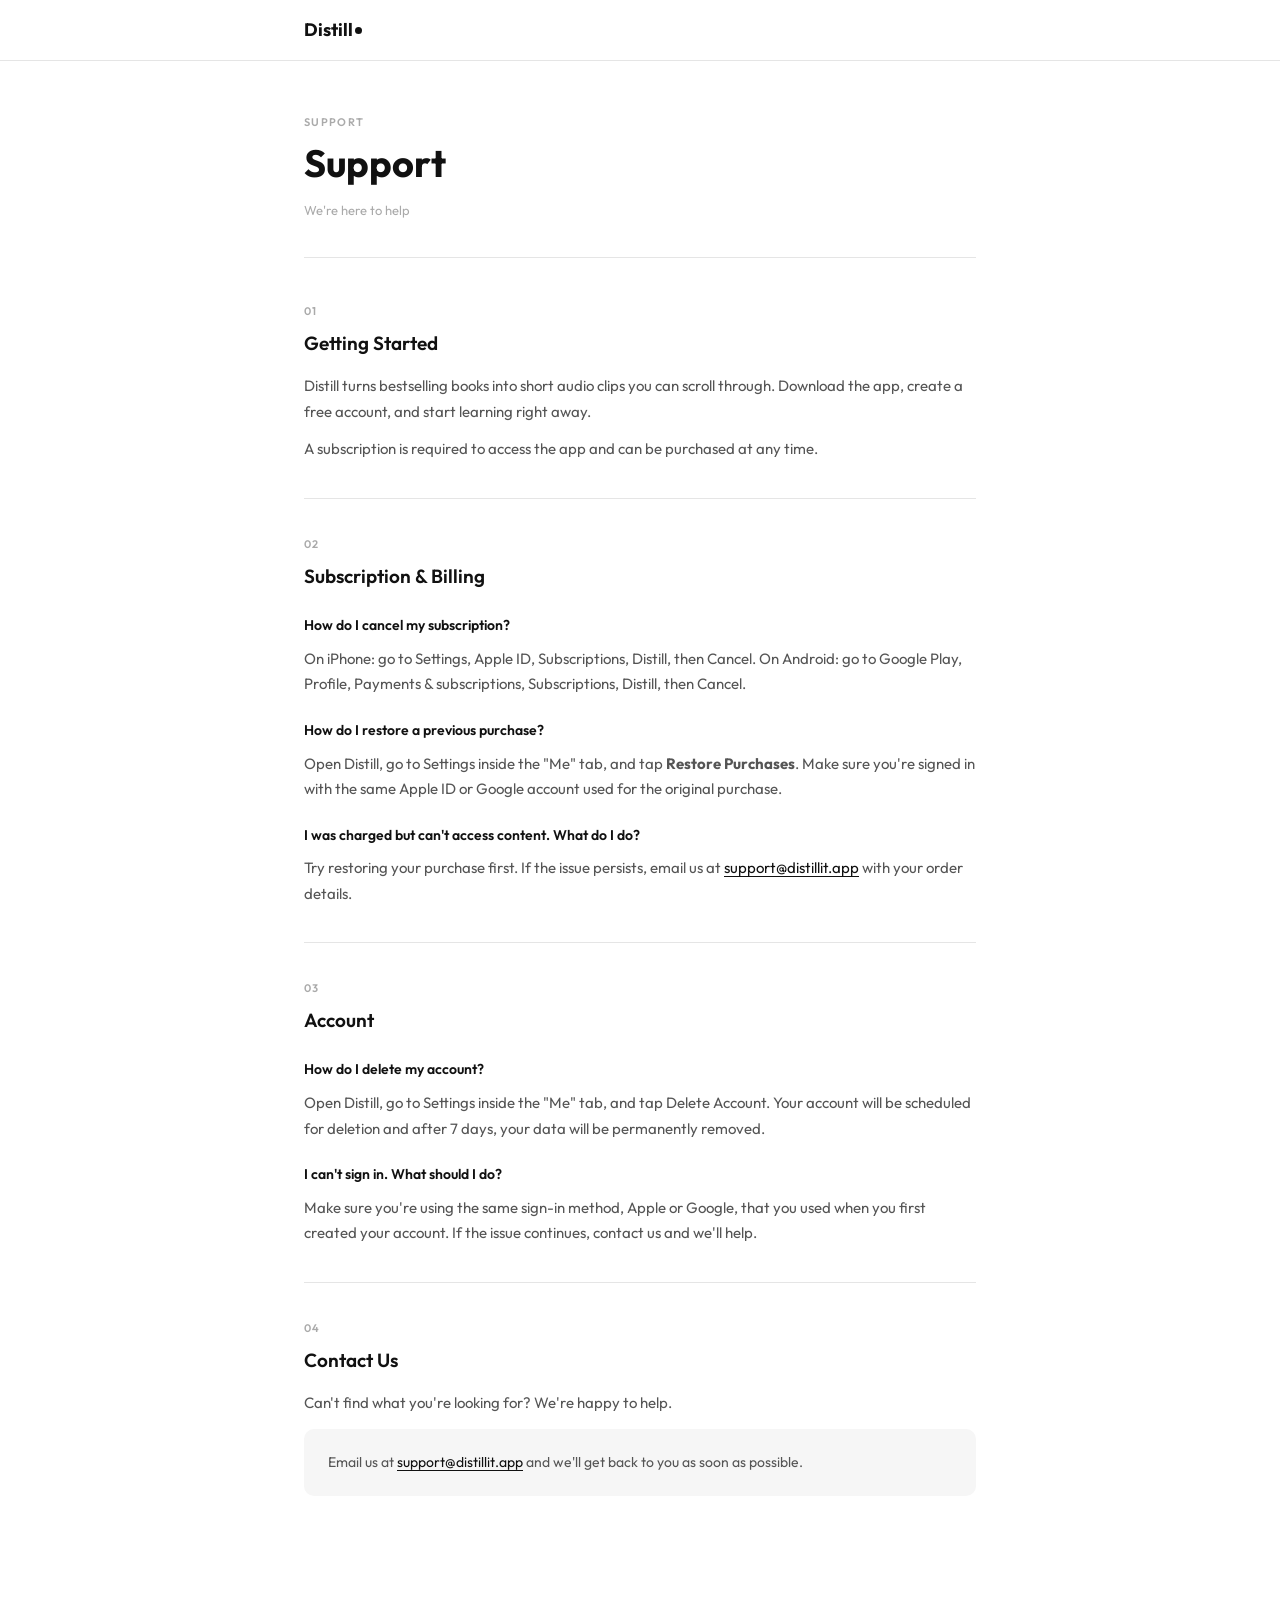
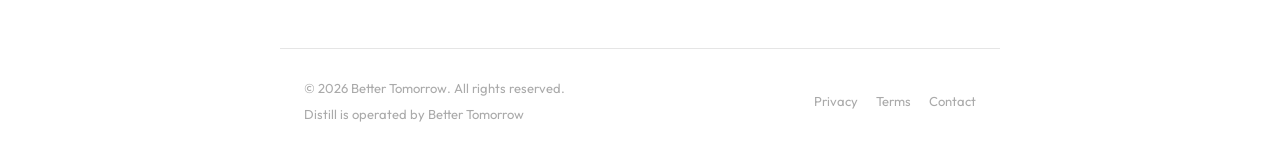
<file: support/index.html>
<!DOCTYPE html>
<html lang="en">
<head>
  <meta charset="UTF-8" />
  <meta name="viewport" content="width=device-width, initial-scale=1.0" />
  <title>Support - Distill</title>
  <link rel="preconnect" href="https://fonts.googleapis.com" />
  <link rel="preconnect" href="https://fonts.gstatic.com" crossorigin />
  <link href="https://fonts.googleapis.com/css2?family=Outfit:wght@300;400;500;600;700&display=swap" rel="stylesheet" />
  <link rel="stylesheet" href="../styles.css" />
</head>
<body>

<header>
  <div class="header-inner">
    <a href="https://distillit.app" class="logo">Distill<span class="logo-dot"></span></a>
  </div>
</header>

<main>
  <div class="hero">
    <p class="hero-eyebrow">Support</p>
    <h1>Support</h1>
    <div class="hero-meta">
      <span>We're here to help</span>
    </div>
  </div>

  <div class="section-block">
    <p class="section-num">01</p>
    <h2>Getting Started</h2>
    <p>Distill turns bestselling books into short audio clips you can scroll through. Download the app, create a free account, and start learning right away.</p>
    <p>A subscription is required to access the app and can be purchased at any time.</p>
  </div>

  <div class="section-block">
    <p class="section-num">02</p>
    <h2>Subscription &amp; Billing</h2>

    <h3>How do I cancel my subscription?</h3>
    <p>On iPhone: go to Settings, Apple ID, Subscriptions, Distill, then Cancel. On Android: go to Google Play, Profile, Payments &amp; subscriptions, Subscriptions, Distill, then Cancel.</p>

    <h3>How do I restore a previous purchase?</h3>
    <p>Open Distill, go to Settings inside the "Me" tab, and tap <strong>Restore Purchases</strong>. Make sure you're signed in with the same Apple ID or Google account used for the original purchase.</p>

    <h3>I was charged but can't access content. What do I do?</h3>
    <p>Try restoring your purchase first. If the issue persists, email us at <a href="mailto:support@distillit.app">support@distillit.app</a> with your order details.</p>
  </div>

  <div class="section-block">
    <p class="section-num">03</p>
    <h2>Account</h2>

    <h3>How do I delete my account?</h3>
    <p>Open Distill, go to Settings inside the "Me" tab, and tap Delete Account. Your account will be scheduled for deletion and after 7 days, your data will be permanently removed.</p>

    <h3>I can't sign in. What should I do?</h3>
    <p>Make sure you're using the same sign-in method, Apple or Google, that you used when you first created your account. If the issue continues, contact us and we'll help.</p>
  </div>

  <div class="section-block">
    <p class="section-num">04</p>
    <h2>Contact Us</h2>
    <p>Can't find what you're looking for? We're happy to help.</p>
    <div class="contact-block">
      <p>Email us at <a href="mailto:support@distillit.app">support@distillit.app</a> and we'll get back to you as soon as possible.</p>
    </div>
  </div>
</main>

<footer>
  <div class="footer-inner">
    <div class="footer-copy">
      <p>&copy; 2026 Better Tomorrow. All rights reserved.</p>
      <p>Distill is operated by Better Tomorrow</p>
    </div>
    <div class="footer-links">
      <a href="https://distillit.app/legal/privacy/">Privacy</a>
      <a href="https://distillit.app/legal/terms/">Terms</a>
      <a href="mailto:support@distillit.app">Contact</a>
    </div>
  </div>
</footer>

</body>
</html>
</file>
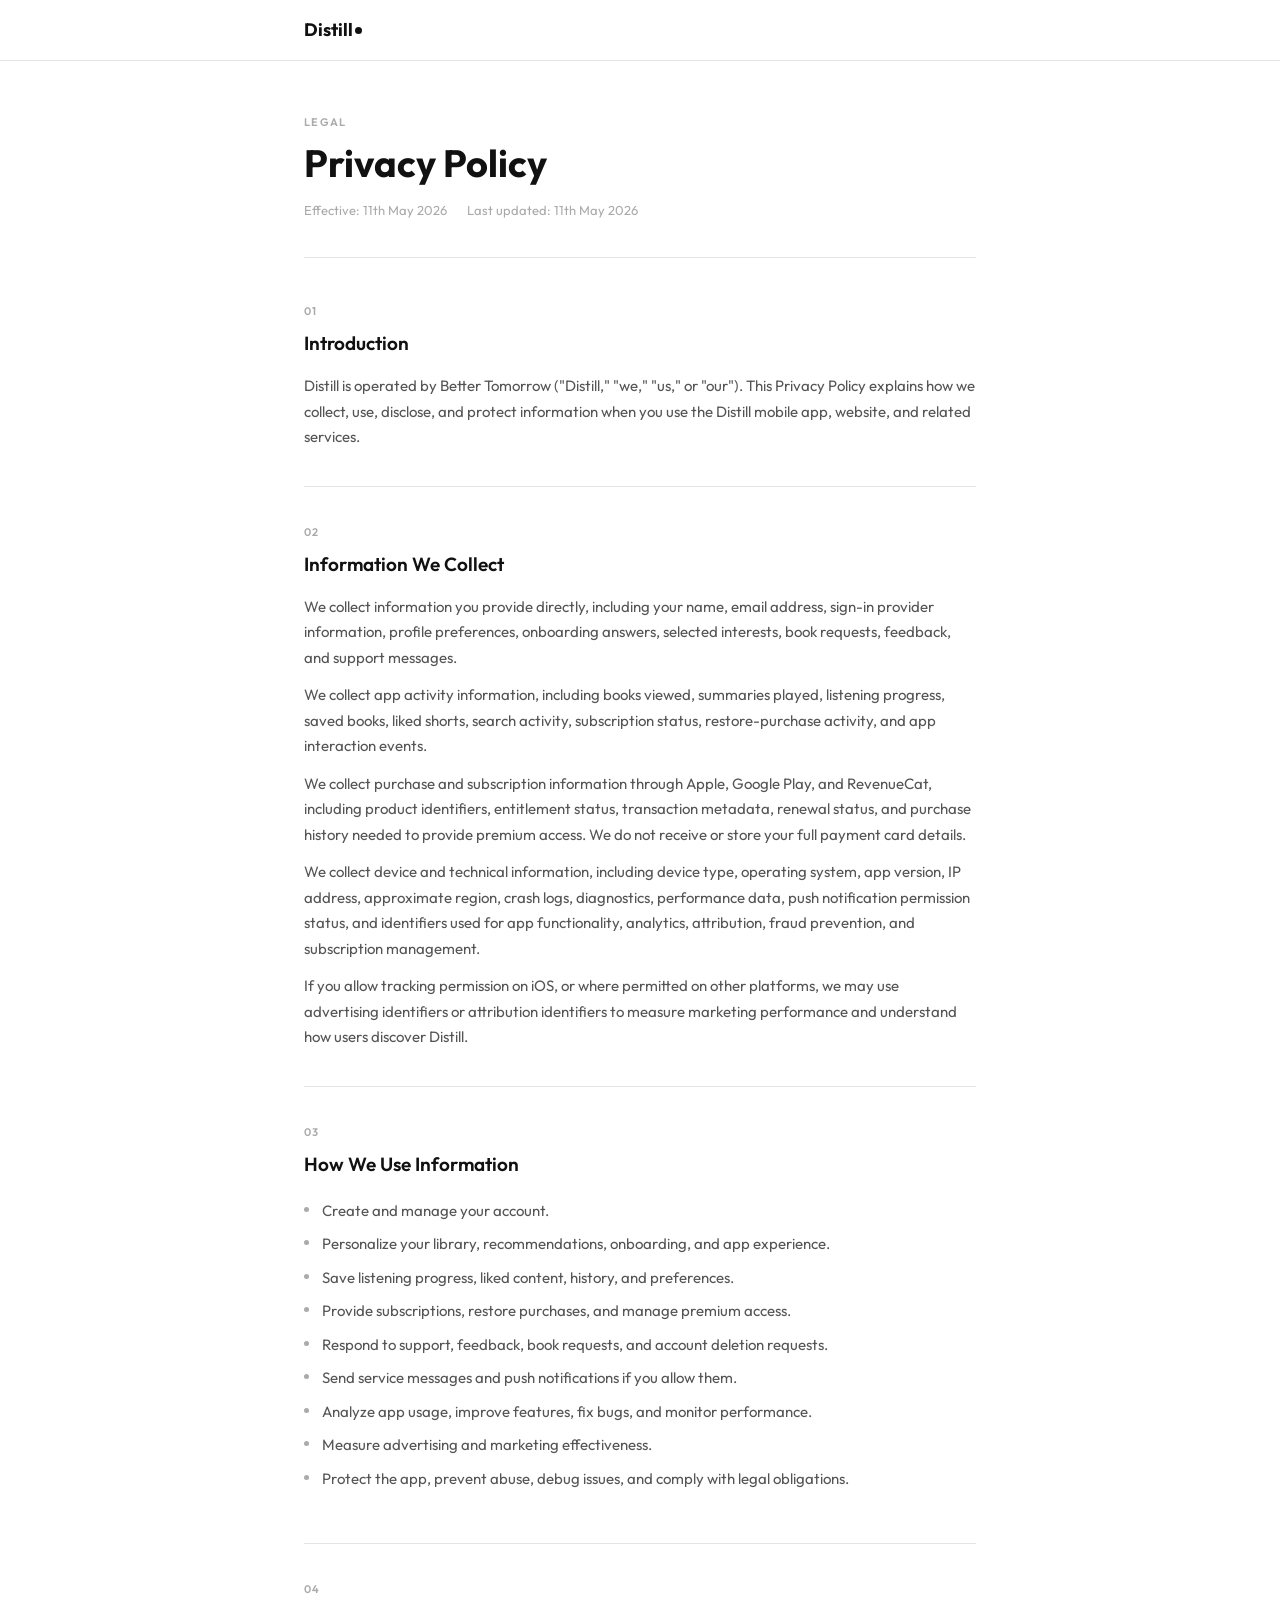
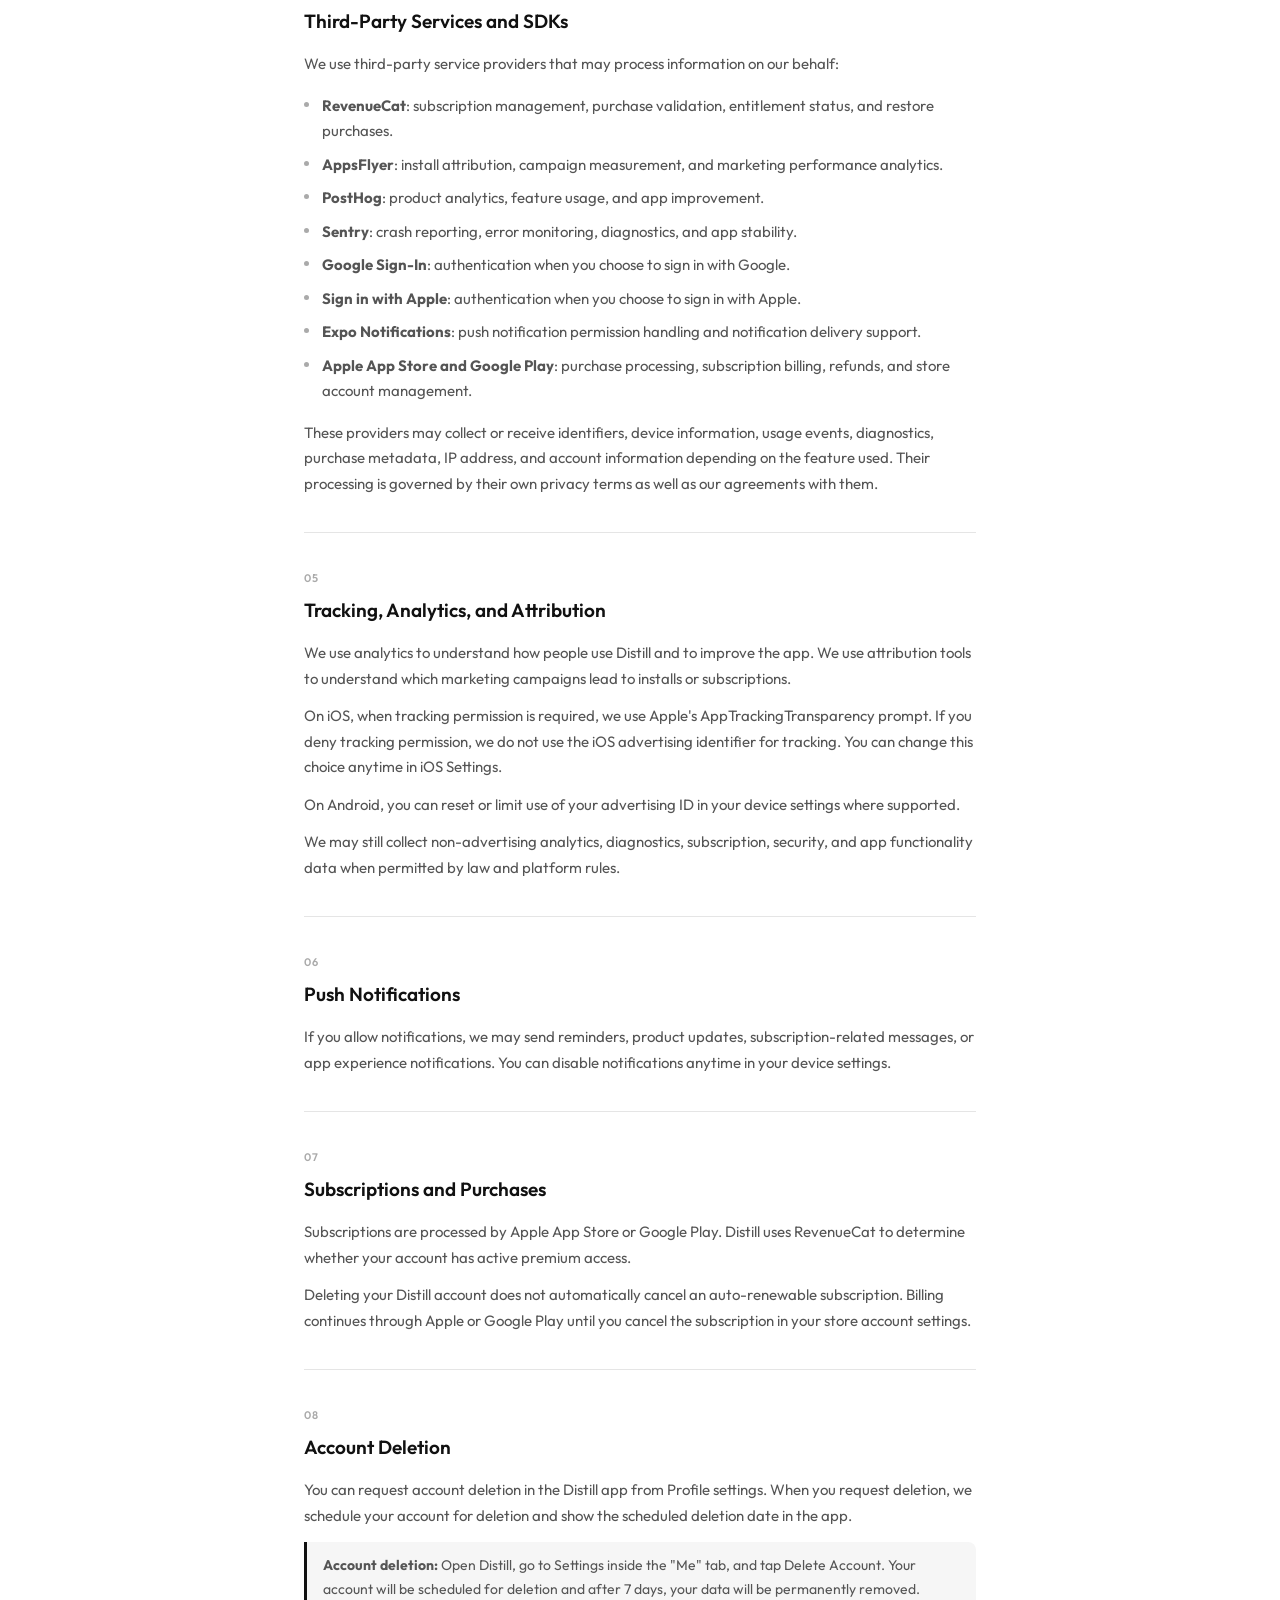
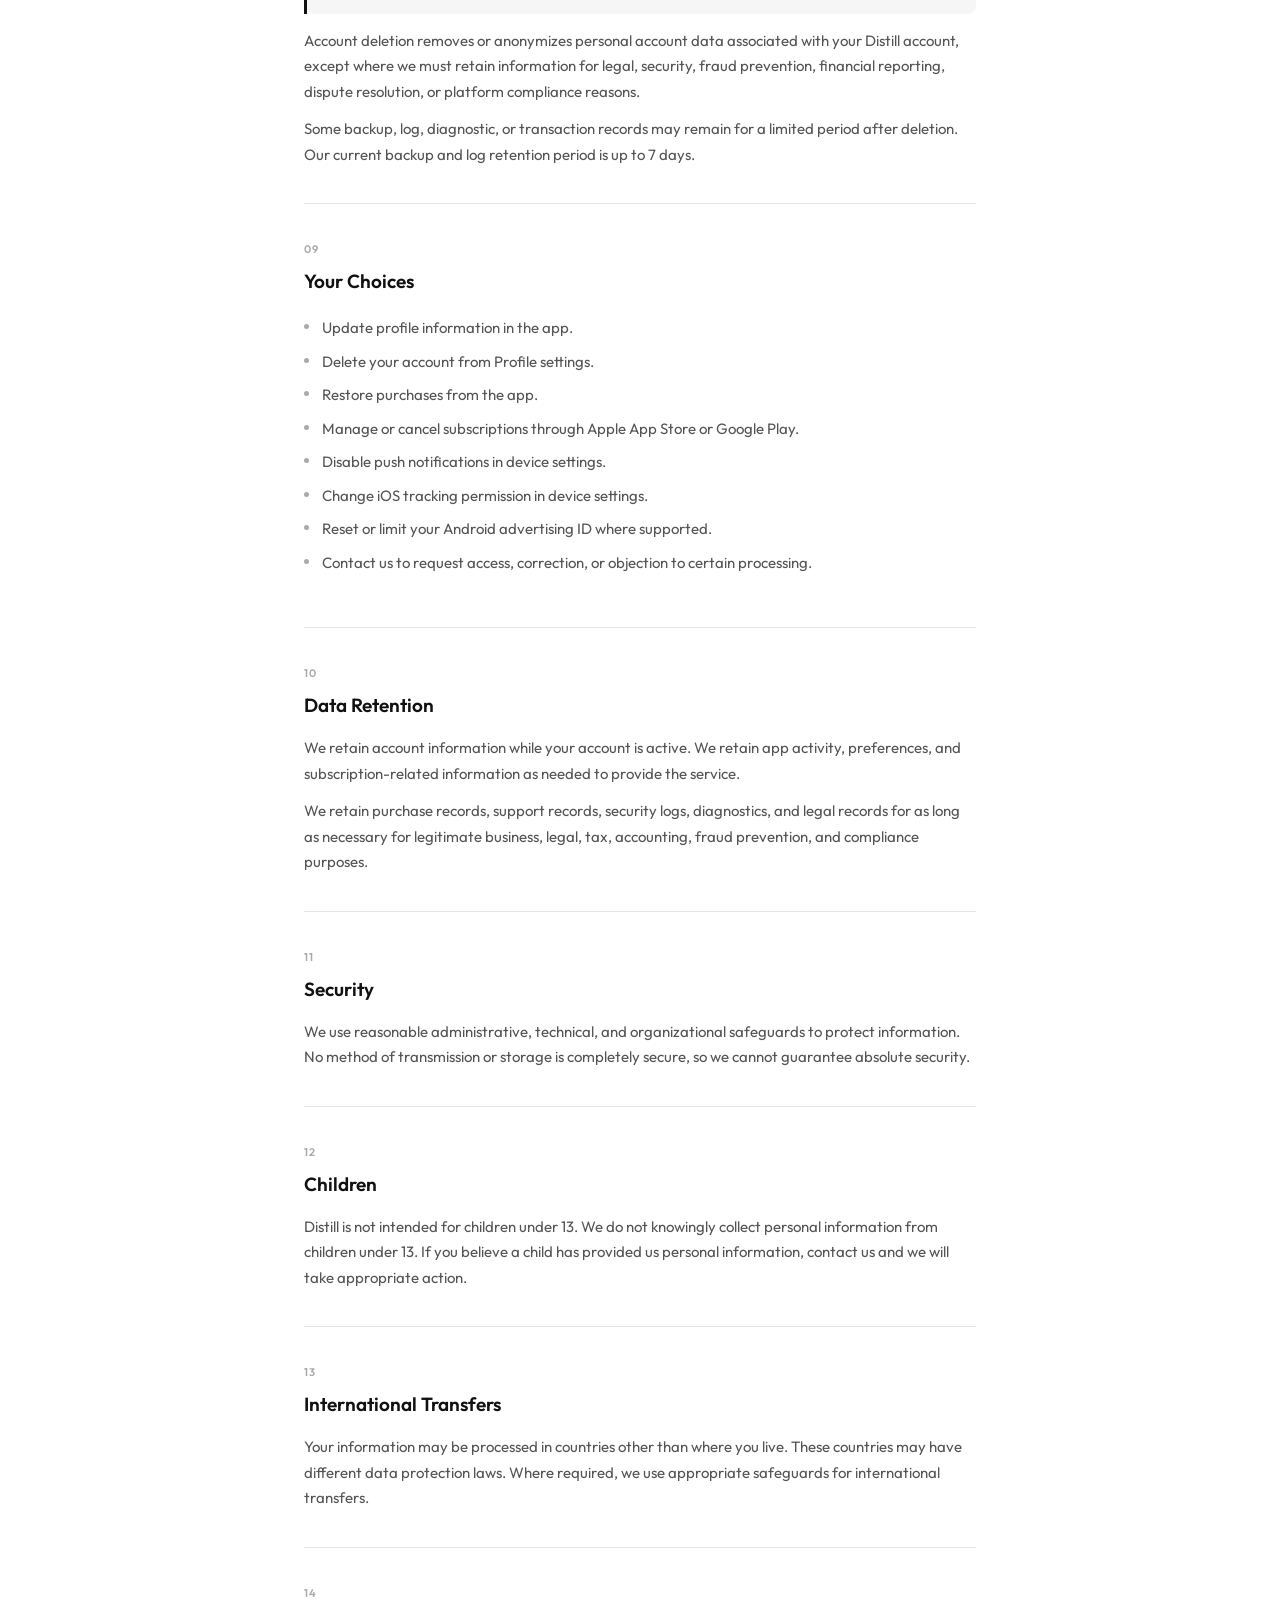
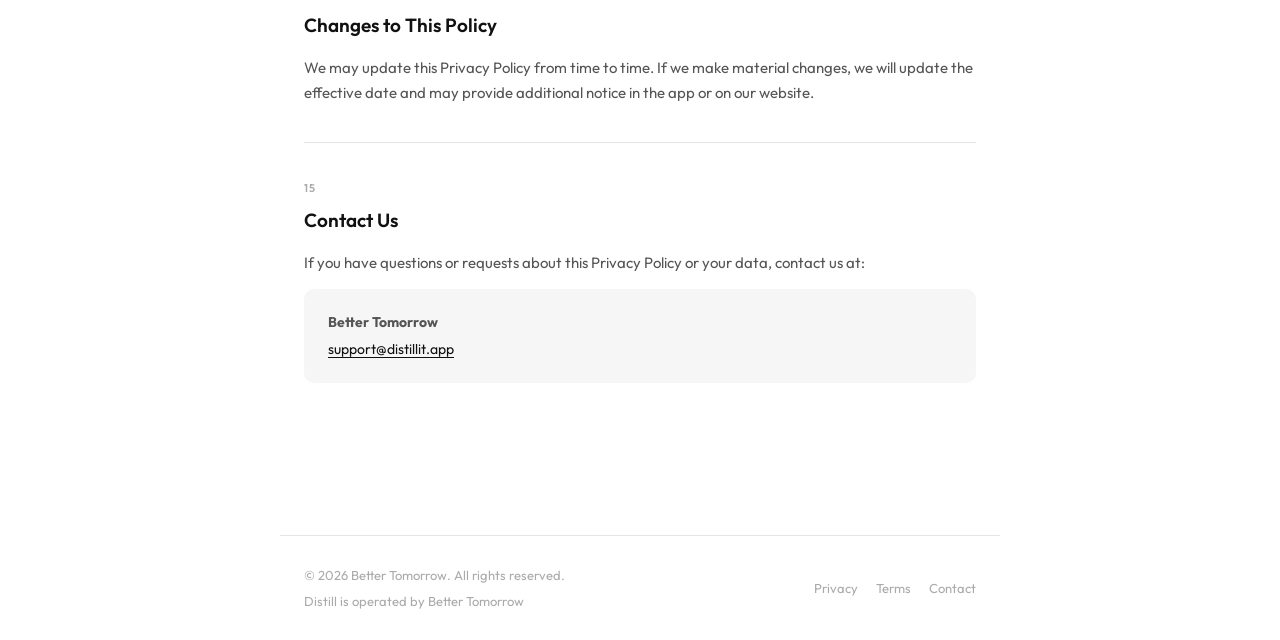
<file: legal/privacy/index.html>
<!DOCTYPE html>
<html lang="en">
<head>
  <meta charset="UTF-8" />
  <meta name="viewport" content="width=device-width, initial-scale=1.0" />
  <title>Privacy Policy - Distill</title>
  <link rel="preconnect" href="https://fonts.googleapis.com" />
  <link rel="preconnect" href="https://fonts.gstatic.com" crossorigin />
  <link href="https://fonts.googleapis.com/css2?family=Outfit:wght@300;400;500;600;700&display=swap" rel="stylesheet" />
  <link rel="stylesheet" href="../../styles.css" />
</head>
<body>

<header>
  <div class="header-inner">
    <a href="https://distillit.app" class="logo">Distill<span class="logo-dot"></span></a>
  </div>
</header>

<main>
  <div class="hero">
    <p class="hero-eyebrow">Legal</p>
    <h1>Privacy Policy</h1>
    <div class="hero-meta">
      <span>Effective: 11th May 2026</span>
      <span>Last updated: 11th May 2026</span>
    </div>
  </div>

  <div class="section-block">
    <p class="section-num">01</p>
    <h2>Introduction</h2>
    <p>Distill is operated by Better Tomorrow ("Distill," "we," "us," or "our"). This Privacy Policy explains how we collect, use, disclose, and protect information when you use the Distill mobile app, website, and related services.</p>
  </div>

  <div class="section-block">
    <p class="section-num">02</p>
    <h2>Information We Collect</h2>
    <p>We collect information you provide directly, including your name, email address, sign-in provider information, profile preferences, onboarding answers, selected interests, book requests, feedback, and support messages.</p>
    <p>We collect app activity information, including books viewed, summaries played, listening progress, saved books, liked shorts, search activity, subscription status, restore-purchase activity, and app interaction events.</p>
    <p>We collect purchase and subscription information through Apple, Google Play, and RevenueCat, including product identifiers, entitlement status, transaction metadata, renewal status, and purchase history needed to provide premium access. We do not receive or store your full payment card details.</p>
    <p>We collect device and technical information, including device type, operating system, app version, IP address, approximate region, crash logs, diagnostics, performance data, push notification permission status, and identifiers used for app functionality, analytics, attribution, fraud prevention, and subscription management.</p>
    <p>If you allow tracking permission on iOS, or where permitted on other platforms, we may use advertising identifiers or attribution identifiers to measure marketing performance and understand how users discover Distill.</p>
  </div>

  <div class="section-block">
    <p class="section-num">03</p>
    <h2>How We Use Information</h2>
    <ul>
      <li>Create and manage your account.</li>
      <li>Personalize your library, recommendations, onboarding, and app experience.</li>
      <li>Save listening progress, liked content, history, and preferences.</li>
      <li>Provide subscriptions, restore purchases, and manage premium access.</li>
      <li>Respond to support, feedback, book requests, and account deletion requests.</li>
      <li>Send service messages and push notifications if you allow them.</li>
      <li>Analyze app usage, improve features, fix bugs, and monitor performance.</li>
      <li>Measure advertising and marketing effectiveness.</li>
      <li>Protect the app, prevent abuse, debug issues, and comply with legal obligations.</li>
    </ul>
  </div>

  <div class="section-block">
    <p class="section-num">04</p>
    <h2>Third-Party Services and SDKs</h2>
    <p>We use third-party service providers that may process information on our behalf:</p>
    <ul>
      <li><strong>RevenueCat</strong>: subscription management, purchase validation, entitlement status, and restore purchases.</li>
      <li><strong>AppsFlyer</strong>: install attribution, campaign measurement, and marketing performance analytics.</li>
      <li><strong>PostHog</strong>: product analytics, feature usage, and app improvement.</li>
      <li><strong>Sentry</strong>: crash reporting, error monitoring, diagnostics, and app stability.</li>
      <li><strong>Google Sign-In</strong>: authentication when you choose to sign in with Google.</li>
      <li><strong>Sign in with Apple</strong>: authentication when you choose to sign in with Apple.</li>
      <li><strong>Expo Notifications</strong>: push notification permission handling and notification delivery support.</li>
      <li><strong>Apple App Store and Google Play</strong>: purchase processing, subscription billing, refunds, and store account management.</li>
    </ul>
    <p>These providers may collect or receive identifiers, device information, usage events, diagnostics, purchase metadata, IP address, and account information depending on the feature used. Their processing is governed by their own privacy terms as well as our agreements with them.</p>
  </div>

  <div class="section-block">
    <p class="section-num">05</p>
    <h2>Tracking, Analytics, and Attribution</h2>
    <p>We use analytics to understand how people use Distill and to improve the app. We use attribution tools to understand which marketing campaigns lead to installs or subscriptions.</p>
    <p>On iOS, when tracking permission is required, we use Apple's AppTrackingTransparency prompt. If you deny tracking permission, we do not use the iOS advertising identifier for tracking. You can change this choice anytime in iOS Settings.</p>
    <p>On Android, you can reset or limit use of your advertising ID in your device settings where supported.</p>
    <p>We may still collect non-advertising analytics, diagnostics, subscription, security, and app functionality data when permitted by law and platform rules.</p>
  </div>

  <div class="section-block">
    <p class="section-num">06</p>
    <h2>Push Notifications</h2>
    <p>If you allow notifications, we may send reminders, product updates, subscription-related messages, or app experience notifications. You can disable notifications anytime in your device settings.</p>
  </div>

  <div class="section-block">
    <p class="section-num">07</p>
    <h2>Subscriptions and Purchases</h2>
    <p>Subscriptions are processed by Apple App Store or Google Play. Distill uses RevenueCat to determine whether your account has active premium access.</p>
    <p>Deleting your Distill account does not automatically cancel an auto-renewable subscription. Billing continues through Apple or Google Play until you cancel the subscription in your store account settings.</p>
  </div>

  <div class="section-block">
    <p class="section-num">08</p>
    <h2>Account Deletion</h2>
    <p>You can request account deletion in the Distill app from Profile settings. When you request deletion, we schedule your account for deletion and show the scheduled deletion date in the app.</p>
    <div class="callout">
      <p><strong>Account deletion:</strong> Open Distill, go to Settings inside the "Me" tab, and tap Delete Account. Your account will be scheduled for deletion and after 7 days, your data will be permanently removed.</p>
    </div>
    <p>Account deletion removes or anonymizes personal account data associated with your Distill account, except where we must retain information for legal, security, fraud prevention, financial reporting, dispute resolution, or platform compliance reasons.</p>
    <p>Some backup, log, diagnostic, or transaction records may remain for a limited period after deletion. Our current backup and log retention period is up to 7 days.</p>
  </div>

  <div class="section-block">
    <p class="section-num">09</p>
    <h2>Your Choices</h2>
    <ul>
      <li>Update profile information in the app.</li>
      <li>Delete your account from Profile settings.</li>
      <li>Restore purchases from the app.</li>
      <li>Manage or cancel subscriptions through Apple App Store or Google Play.</li>
      <li>Disable push notifications in device settings.</li>
      <li>Change iOS tracking permission in device settings.</li>
      <li>Reset or limit your Android advertising ID where supported.</li>
      <li>Contact us to request access, correction, or objection to certain processing.</li>
    </ul>
  </div>

  <div class="section-block">
    <p class="section-num">10</p>
    <h2>Data Retention</h2>
    <p>We retain account information while your account is active. We retain app activity, preferences, and subscription-related information as needed to provide the service.</p>
    <p>We retain purchase records, support records, security logs, diagnostics, and legal records for as long as necessary for legitimate business, legal, tax, accounting, fraud prevention, and compliance purposes.</p>
  </div>

  <div class="section-block">
    <p class="section-num">11</p>
    <h2>Security</h2>
    <p>We use reasonable administrative, technical, and organizational safeguards to protect information. No method of transmission or storage is completely secure, so we cannot guarantee absolute security.</p>
  </div>

  <div class="section-block">
    <p class="section-num">12</p>
    <h2>Children</h2>
    <p>Distill is not intended for children under 13. We do not knowingly collect personal information from children under 13. If you believe a child has provided us personal information, contact us and we will take appropriate action.</p>
  </div>

  <div class="section-block">
    <p class="section-num">13</p>
    <h2>International Transfers</h2>
    <p>Your information may be processed in countries other than where you live. These countries may have different data protection laws. Where required, we use appropriate safeguards for international transfers.</p>
  </div>

  <div class="section-block">
    <p class="section-num">14</p>
    <h2>Changes to This Policy</h2>
    <p>We may update this Privacy Policy from time to time. If we make material changes, we will update the effective date and may provide additional notice in the app or on our website.</p>
  </div>

  <div class="section-block">
    <p class="section-num">15</p>
    <h2>Contact Us</h2>
    <p>If you have questions or requests about this Privacy Policy or your data, contact us at:</p>
    <div class="contact-block">
      <p>
        <strong>Better Tomorrow</strong><br>
        <a href="mailto:support@distillit.app">support@distillit.app</a><br>
      </p>
    </div>
  </div>
</main>

<footer>
  <div class="footer-inner">
    <div class="footer-copy">
      <p>&copy; 2026 Better Tomorrow. All rights reserved.</p>
      <p>Distill is operated by Better Tomorrow</p>
    </div>
    <div class="footer-links">
      <a href="https://distillit.app/legal/privacy/">Privacy</a>
      <a href="https://distillit.app/legal/terms/">Terms</a>
      <a href="mailto:support@distillit.app">Contact</a>
    </div>
  </div>
</footer>

</body>
</html>
</file>
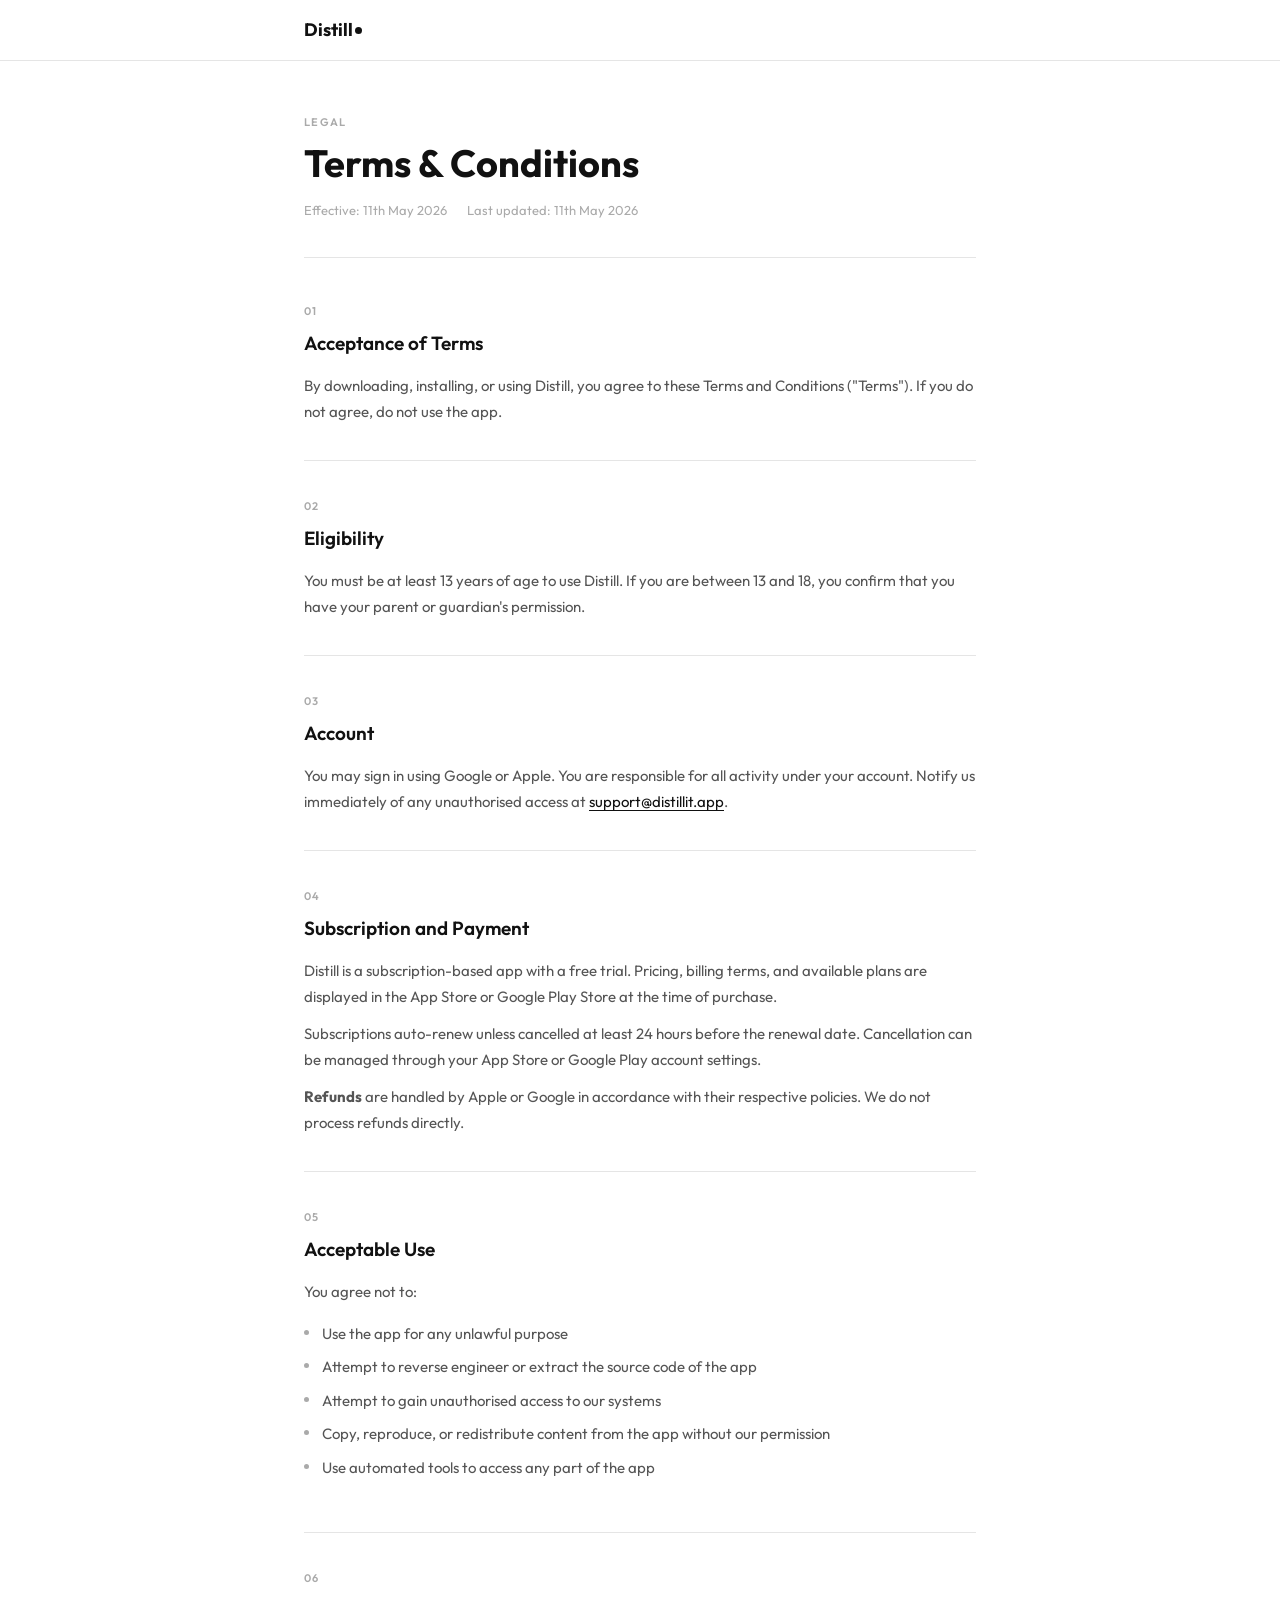
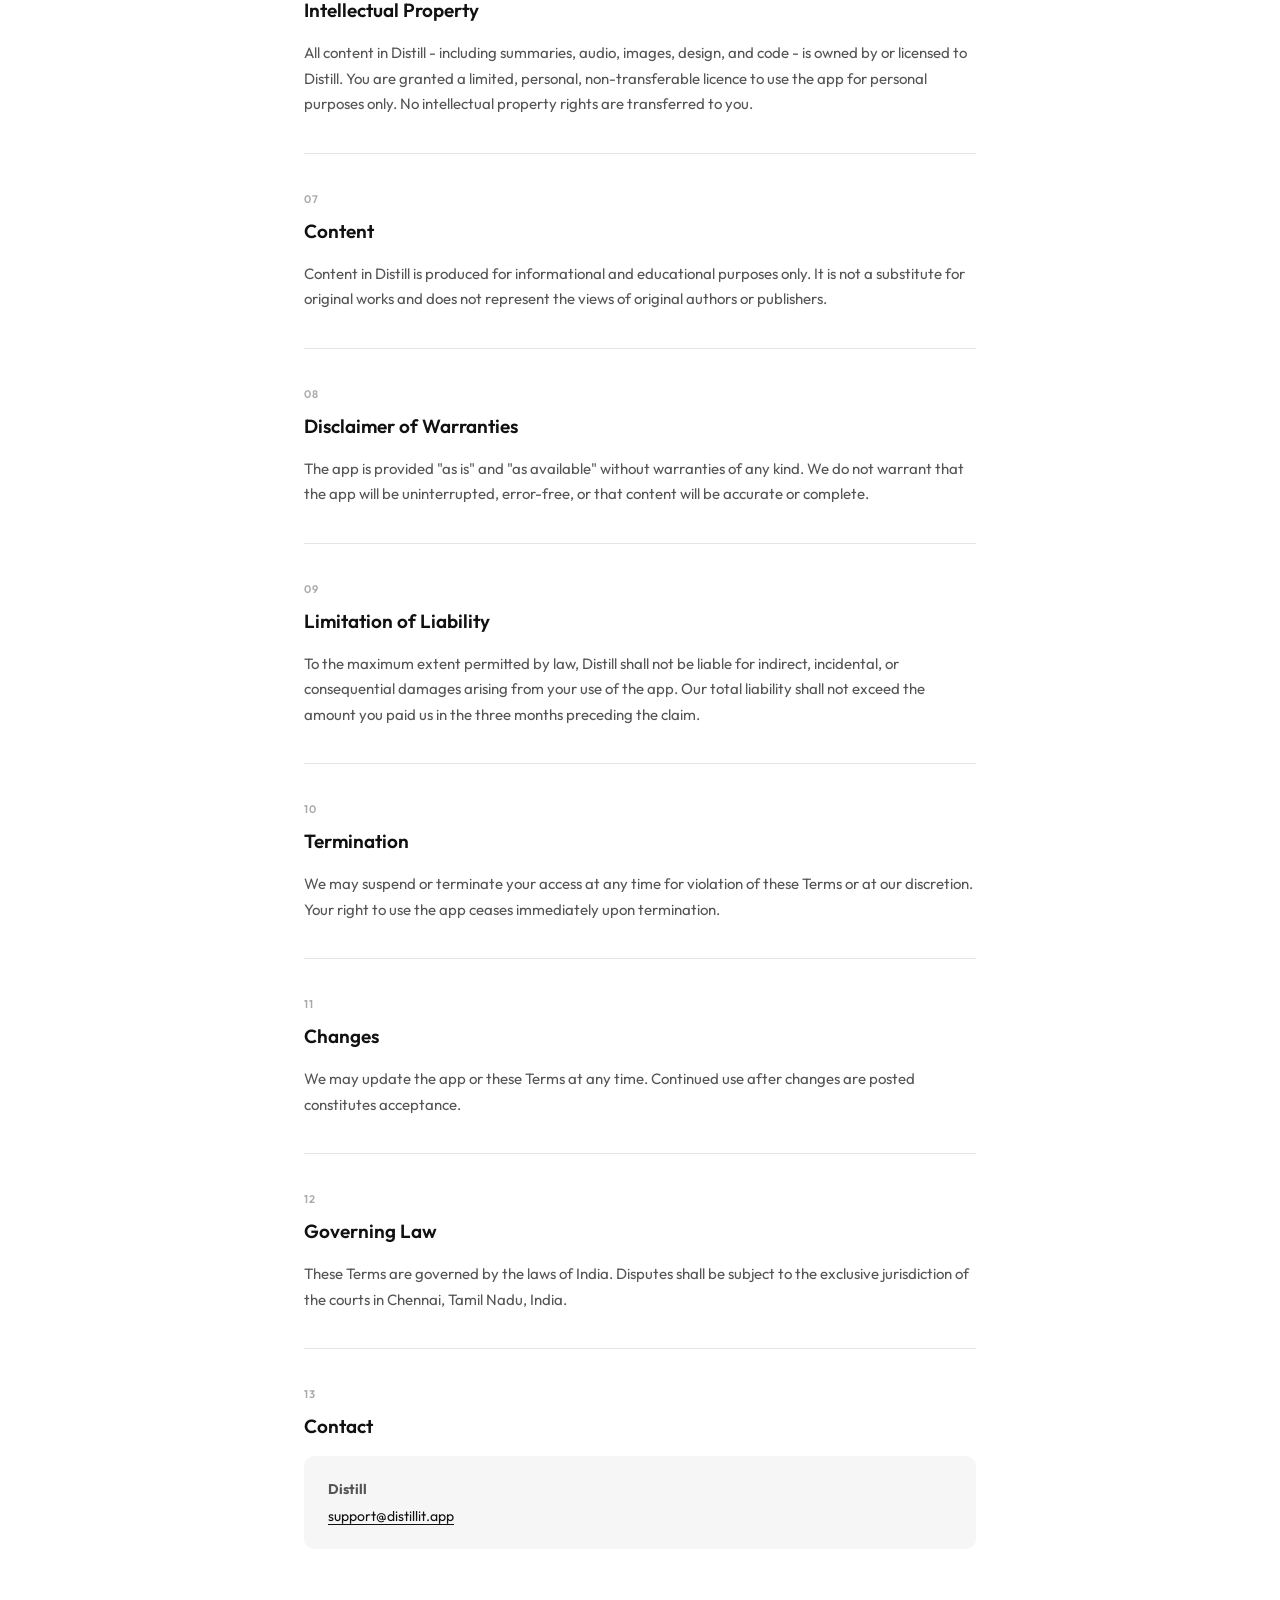
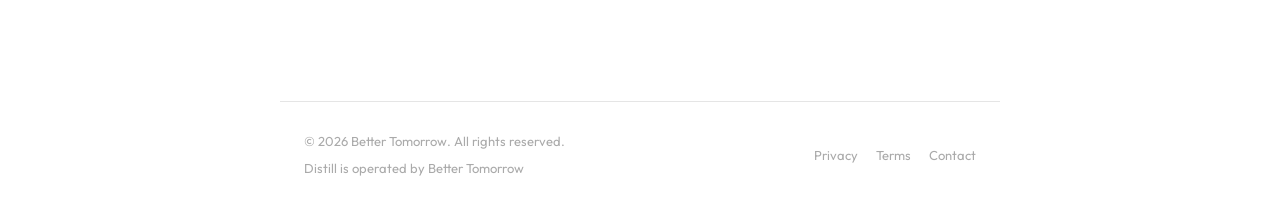
<file: legal/terms/index.html>
<!DOCTYPE html>
<html lang="en">
<head>
  <meta charset="UTF-8" />
  <meta name="viewport" content="width=device-width, initial-scale=1.0" />
  <title>Terms &amp; Conditions - Distill</title>
  <link rel="preconnect" href="https://fonts.googleapis.com" />
  <link rel="preconnect" href="https://fonts.gstatic.com" crossorigin />
  <link href="https://fonts.googleapis.com/css2?family=Outfit:wght@300;400;500;600;700&display=swap" rel="stylesheet" />
  <link rel="stylesheet" href="../../styles.css" />
</head>
<body>

<header>
  <div class="header-inner">
    <a href="https://distillit.app" class="logo">Distill<span class="logo-dot"></span></a>
  </div>
</header>

<main>
  <div class="hero">
    <p class="hero-eyebrow">Legal</p>
    <h1>Terms &amp; Conditions</h1>
    <div class="hero-meta">
      <span>Effective: 11th May 2026</span>
      <span>Last updated: 11th May 2026</span>
    </div>
  </div>

  <div class="section-block">
    <p class="section-num">01</p>
    <h2>Acceptance of Terms</h2>
    <p>By downloading, installing, or using Distill, you agree to these Terms and Conditions ("Terms"). If you do not agree, do not use the app.</p>
  </div>

  <div class="section-block">
    <p class="section-num">02</p>
    <h2>Eligibility</h2>
    <p>You must be at least 13 years of age to use Distill. If you are between 13 and 18, you confirm that you have your parent or guardian's permission.</p>
  </div>

  <div class="section-block">
    <p class="section-num">03</p>
    <h2>Account</h2>
    <p>You may sign in using Google or Apple. You are responsible for all activity under your account. Notify us immediately of any unauthorised access at <a href="mailto:support@distillit.app">support@distillit.app</a>.</p>
  </div>

  <div class="section-block">
    <p class="section-num">04</p>
    <h2>Subscription and Payment</h2>
    <p>Distill is a subscription-based app with a free trial. Pricing, billing terms, and available plans are displayed in the App Store or Google Play Store at the time of purchase.</p>
    <p>Subscriptions auto-renew unless cancelled at least 24 hours before the renewal date. Cancellation can be managed through your App Store or Google Play account settings.</p>
    <p><strong>Refunds</strong> are handled by Apple or Google in accordance with their respective policies. We do not process refunds directly.</p>
  </div>

  <div class="section-block">
    <p class="section-num">05</p>
    <h2>Acceptable Use</h2>
    <p>You agree not to:</p>
    <ul>
      <li>Use the app for any unlawful purpose</li>
      <li>Attempt to reverse engineer or extract the source code of the app</li>
      <li>Attempt to gain unauthorised access to our systems</li>
      <li>Copy, reproduce, or redistribute content from the app without our permission</li>
      <li>Use automated tools to access any part of the app</li>
    </ul>
  </div>

  <div class="section-block">
    <p class="section-num">06</p>
    <h2>Intellectual Property</h2>
    <p>All content in Distill - including summaries, audio, images, design, and code - is owned by or licensed to Distill. You are granted a limited, personal, non-transferable licence to use the app for personal purposes only. No intellectual property rights are transferred to you.</p>
  </div>

  <div class="section-block">
    <p class="section-num">07</p>
    <h2>Content</h2>
    <p>Content in Distill is produced for informational and educational purposes only. It is not a substitute for original works and does not represent the views of original authors or publishers.</p>
  </div>

  <div class="section-block">
    <p class="section-num">08</p>
    <h2>Disclaimer of Warranties</h2>
    <p>The app is provided "as is" and "as available" without warranties of any kind. We do not warrant that the app will be uninterrupted, error-free, or that content will be accurate or complete.</p>
  </div>

  <div class="section-block">
    <p class="section-num">09</p>
    <h2>Limitation of Liability</h2>
    <p>To the maximum extent permitted by law, Distill shall not be liable for indirect, incidental, or consequential damages arising from your use of the app. Our total liability shall not exceed the amount you paid us in the three months preceding the claim.</p>
  </div>

  <div class="section-block">
    <p class="section-num">10</p>
    <h2>Termination</h2>
    <p>We may suspend or terminate your access at any time for violation of these Terms or at our discretion. Your right to use the app ceases immediately upon termination.</p>
  </div>

  <div class="section-block">
    <p class="section-num">11</p>
    <h2>Changes</h2>
    <p>We may update the app or these Terms at any time. Continued use after changes are posted constitutes acceptance.</p>
  </div>

  <div class="section-block">
    <p class="section-num">12</p>
    <h2>Governing Law</h2>
    <p>These Terms are governed by the laws of India. Disputes shall be subject to the exclusive jurisdiction of the courts in Chennai, Tamil Nadu, India.</p>
  </div>

  <div class="section-block">
    <p class="section-num">13</p>
    <h2>Contact</h2>
    <div class="contact-block">
      <p>
        <strong>Distill</strong><br>
        <a href="mailto:support@distillit.app">support@distillit.app</a><br>
      </p>
    </div>
  </div>
</main>

<footer>
  <div class="footer-inner">
    <div class="footer-copy">
      <p>&copy; 2026 Better Tomorrow. All rights reserved.</p>
      <p>Distill is operated by Better Tomorrow</p>
    </div>
    <div class="footer-links">
      <a href="https://distillit.app/legal/privacy/">Privacy</a>
      <a href="https://distillit.app/legal/terms/">Terms</a>
      <a href="mailto:support@distillit.app">Contact</a>
    </div>
  </div>
</footer>

</body>
</html>
</file>
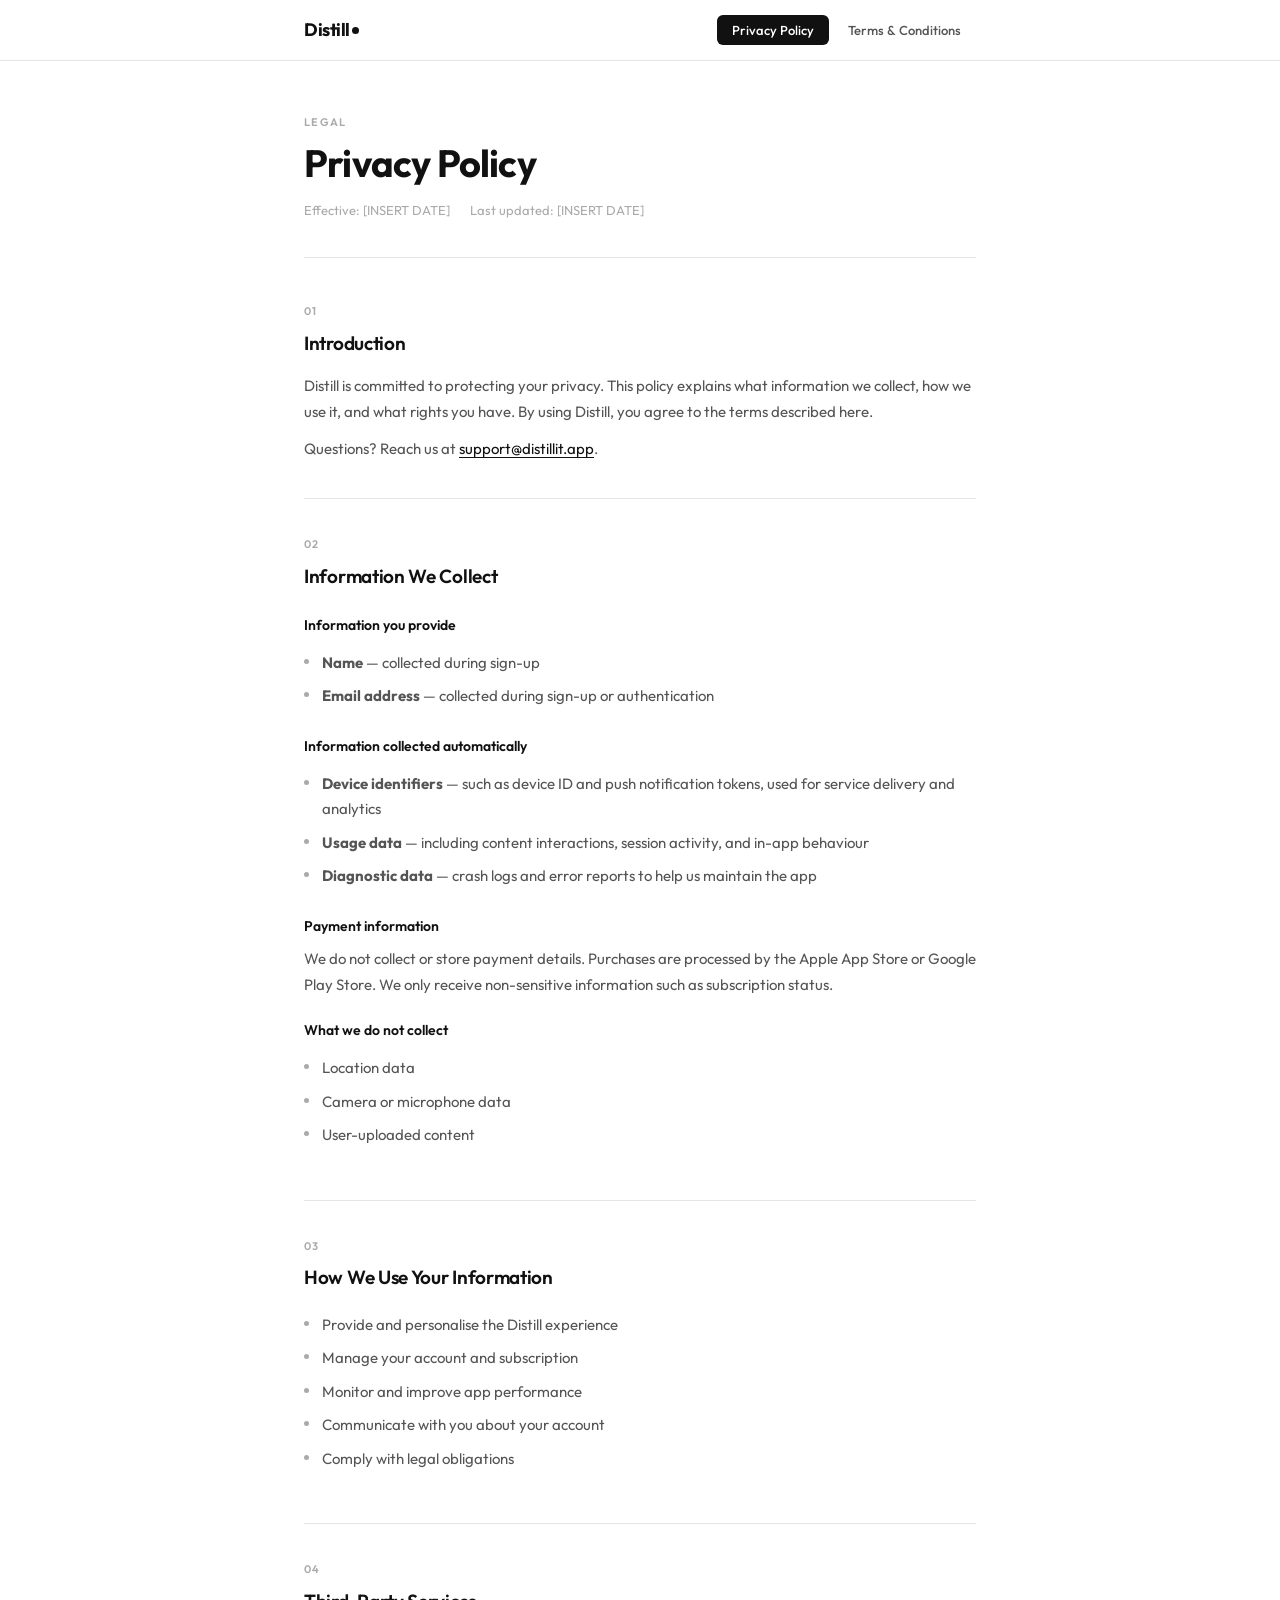
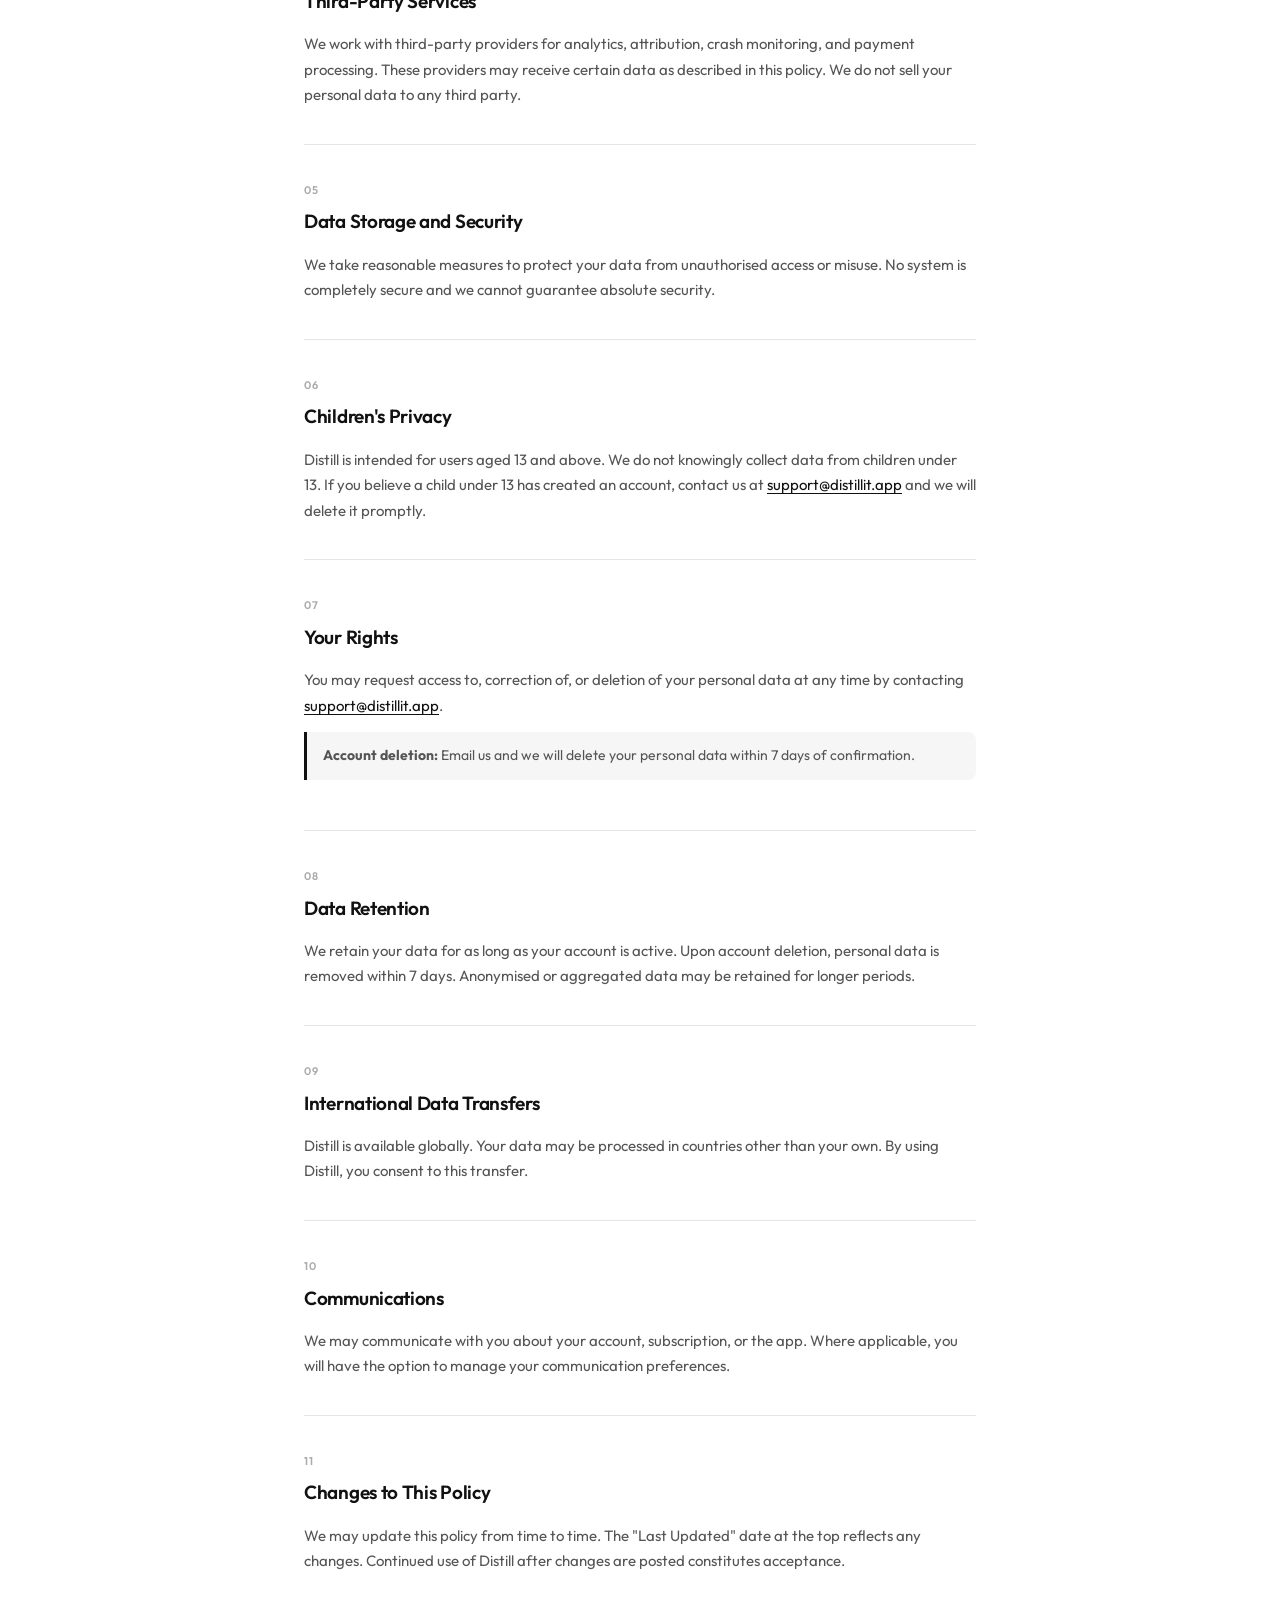
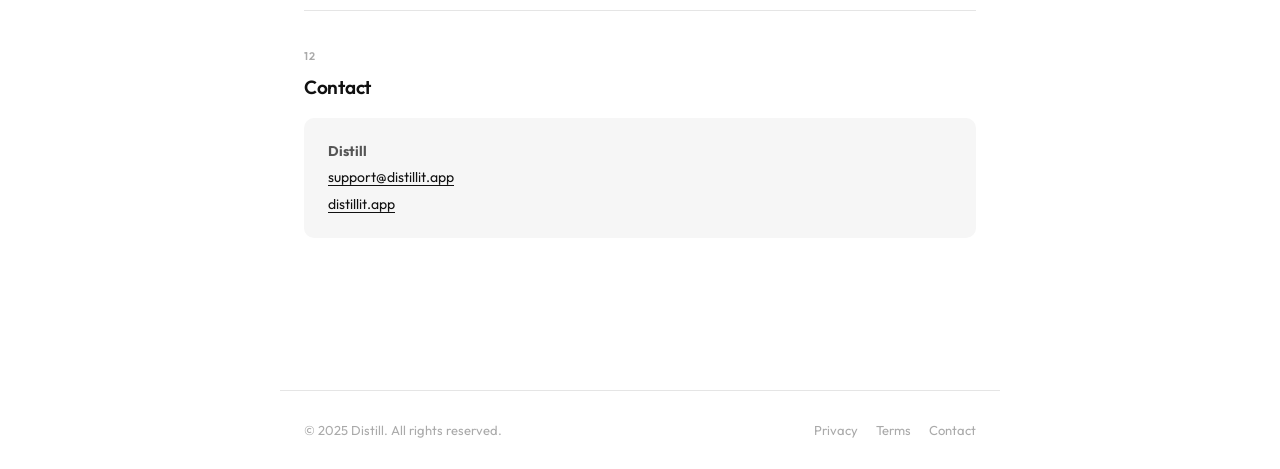
<file: legal.html>
<!DOCTYPE html>
<html lang="en">
<head>
  <meta charset="UTF-8" />
  <meta name="viewport" content="width=device-width, initial-scale=1.0" />
  <title>Legal — Distill</title>
  <link rel="preconnect" href="https://fonts.googleapis.com" />
  <link rel="preconnect" href="https://fonts.gstatic.com" crossorigin />
  <link href="https://fonts.googleapis.com/css2?family=Outfit:wght@300;400;500;600;700&display=swap" rel="stylesheet" />
  <style>
    *, *::before, *::after { box-sizing: border-box; margin: 0; padding: 0; }

    :root {
      --bg: #ffffff;
      --surface: #f6f6f6;
      --border: #e5e5e5;
      --text-primary: #111111;
      --text-secondary: #555555;
      --text-tertiary: #aaaaaa;
    }

    html { scroll-behavior: smooth; }

    body {
      font-family: 'Outfit', sans-serif;
      background: var(--bg);
      color: var(--text-primary);
      font-size: 16px;
      line-height: 1.7;
      -webkit-font-smoothing: antialiased;
    }

    /* ── Progress bar ── */
    #progress-bar {
      position: fixed;
      top: 0; left: 0;
      height: 2px;
      background: var(--text-primary);
      width: 0%;
      z-index: 999;
      transition: width 0.1s linear;
    }

    /* ── Header ── */
    header {
      position: sticky;
      top: 0;
      z-index: 100;
      background: rgba(255,255,255,0.92);
      backdrop-filter: blur(12px);
      -webkit-backdrop-filter: blur(12px);
      border-bottom: 1px solid var(--border);
    }

    .header-inner {
      max-width: 720px;
      margin: 0 auto;
      padding: 0 24px;
      display: flex;
      align-items: center;
      justify-content: space-between;
      height: 60px;
    }

    .logo {
      font-size: 18px;
      font-weight: 700;
      letter-spacing: -0.5px;
      color: var(--text-primary);
      text-decoration: none;
    }

    .logo-dot {
      display: inline-block;
      width: 7px; height: 7px;
      background: var(--text-primary);
      border-radius: 50%;
      margin-left: 2px;
      vertical-align: middle;
      position: relative;
      top: -1px;
    }

    .tab-nav { display: flex; gap: 4px; }

    .tab-btn {
      font-family: 'Outfit', sans-serif;
      font-size: 13px;
      font-weight: 500;
      padding: 6px 14px;
      border-radius: 6px;
      border: 1px solid transparent;
      cursor: pointer;
      background: transparent;
      color: var(--text-secondary);
      transition: all 0.15s ease;
    }

    .tab-btn:hover { background: var(--surface); color: var(--text-primary); }

    .tab-btn.active {
      background: var(--text-primary);
      color: #fff;
    }

    /* ── Main ── */
    main {
      max-width: 720px;
      margin: 0 auto;
      padding: 0 24px 80px;
    }

    /* ── Hero ── */
    .hero {
      padding: 52px 0 36px;
      border-bottom: 1px solid var(--border);
      margin-bottom: 44px;
    }

    .hero-eyebrow {
      font-size: 11px;
      font-weight: 600;
      letter-spacing: 0.12em;
      text-transform: uppercase;
      color: var(--text-tertiary);
      margin-bottom: 10px;
    }

    .hero h1 {
      font-size: clamp(26px, 5vw, 38px);
      font-weight: 700;
      letter-spacing: -0.8px;
      line-height: 1.15;
      margin-bottom: 14px;
    }

    .hero-meta {
      font-size: 13px;
      color: var(--text-tertiary);
      display: flex;
      gap: 20px;
      flex-wrap: wrap;
    }

    /* ── Docs ── */
    .doc { display: none; }
    .doc.active { display: block; }

    /* ── Sections ── */
    .section-block {
      padding-bottom: 36px;
      margin-bottom: 36px;
      border-bottom: 1px solid var(--border);
    }

    .section-block:last-child { border-bottom: none; }

    .section-num {
      font-size: 11px;
      font-weight: 600;
      letter-spacing: 0.1em;
      text-transform: uppercase;
      color: var(--text-tertiary);
      margin-bottom: 6px;
    }

    .section-block h2 {
      font-size: 19px;
      font-weight: 600;
      letter-spacing: -0.3px;
      margin-bottom: 14px;
    }

    .section-block h3 {
      font-size: 14px;
      font-weight: 600;
      color: var(--text-primary);
      margin: 22px 0 8px;
    }

    p {
      font-size: 15px;
      color: var(--text-secondary);
      margin-bottom: 12px;
    }

    p:last-child { margin-bottom: 0; }

    /* ── Lists ── */
    ul, ol {
      padding-left: 0;
      margin: 8px 0 12px;
      list-style: none;
    }

    li {
      font-size: 15px;
      color: var(--text-secondary);
      padding: 4px 0 4px 18px;
      position: relative;
    }

    ul li::before {
      content: '';
      position: absolute;
      left: 0; top: 13px;
      width: 5px; height: 5px;
      border-radius: 50%;
      background: var(--text-tertiary);
    }

    /* ── Callout ── */
    .callout {
      background: var(--surface);
      border-left: 3px solid var(--text-primary);
      border-radius: 0 8px 8px 0;
      padding: 12px 16px;
      margin: 14px 0;
    }

    .callout p { font-size: 14px; margin: 0; }

    /* ── Contact block ── */
    .contact-block {
      background: var(--surface);
      border-radius: 10px;
      padding: 20px 24px;
      margin-top: 14px;
    }

    .contact-block p { font-size: 14px; line-height: 1.9; margin: 0; }

    a { color: var(--text-primary); text-underline-offset: 3px; }
    a:hover { opacity: 0.55; }

    /* ── Footer ── */
    footer {
      border-top: 1px solid var(--border);
      max-width: 720px;
      margin: 0 auto;
      padding: 28px 24px;
    }

    .footer-inner {
      display: flex;
      justify-content: space-between;
      align-items: center;
      flex-wrap: wrap;
      gap: 10px;
    }

    .footer-inner p { font-size: 13px; color: var(--text-tertiary); margin: 0; }

    .footer-links { display: flex; gap: 18px; }

    .footer-links a {
      font-size: 13px;
      color: var(--text-tertiary);
      text-decoration: none;
    }

    .footer-links a:hover { color: var(--text-primary); }

    /* ── Mobile ── */
    @media (max-width: 560px) {
      .header-inner { padding: 0 16px; }
      main { padding: 0 16px 60px; }
      .hero { padding: 36px 0 24px; }
      .tab-btn { font-size: 12px; padding: 5px 10px; }
      footer { padding: 22px 16px; }
    }
  </style>
</head>
<body>

<div id="progress-bar"></div>

<header>
  <div class="header-inner">
    <a href="https://distillit.app" class="logo">Distill<span class="logo-dot"></span></a>
    <nav class="tab-nav">
      <button class="tab-btn active" onclick="switchTab('privacy', this)">Privacy Policy</button>
      <button class="tab-btn" onclick="switchTab('terms', this)">Terms &amp; Conditions</button>
    </nav>
  </div>
</header>

<main>

  <!-- ── PRIVACY POLICY ── -->
  <div id="privacy" class="doc active">

    <div class="hero">
      <p class="hero-eyebrow">Legal</p>
      <h1>Privacy Policy</h1>
      <div class="hero-meta">
        <span>Effective: [INSERT DATE]</span>
        <span>Last updated: [INSERT DATE]</span>
      </div>
    </div>

    <div class="section-block">
      <p class="section-num">01</p>
      <h2>Introduction</h2>
      <p>Distill is committed to protecting your privacy. This policy explains what information we collect, how we use it, and what rights you have. By using Distill, you agree to the terms described here.</p>
      <p>Questions? Reach us at <a href="mailto:support@distillit.app">support@distillit.app</a>.</p>
    </div>

    <div class="section-block">
      <p class="section-num">02</p>
      <h2>Information We Collect</h2>

      <h3>Information you provide</h3>
      <ul>
        <li><strong>Name</strong> — collected during sign-up</li>
        <li><strong>Email address</strong> — collected during sign-up or authentication</li>
      </ul>

      <h3>Information collected automatically</h3>
      <ul>
        <li><strong>Device identifiers</strong> — such as device ID and push notification tokens, used for service delivery and analytics</li>
        <li><strong>Usage data</strong> — including content interactions, session activity, and in-app behaviour</li>
        <li><strong>Diagnostic data</strong> — crash logs and error reports to help us maintain the app</li>
      </ul>

      <h3>Payment information</h3>
      <p>We do not collect or store payment details. Purchases are processed by the Apple App Store or Google Play Store. We only receive non-sensitive information such as subscription status.</p>

      <h3>What we do not collect</h3>
      <ul>
        <li>Location data</li>
        <li>Camera or microphone data</li>
        <li>User-uploaded content</li>
      </ul>
    </div>

    <div class="section-block">
      <p class="section-num">03</p>
      <h2>How We Use Your Information</h2>
      <ul>
        <li>Provide and personalise the Distill experience</li>
        <li>Manage your account and subscription</li>
        <li>Monitor and improve app performance</li>
        <li>Communicate with you about your account</li>
        <li>Comply with legal obligations</li>
      </ul>
    </div>

    <div class="section-block">
      <p class="section-num">04</p>
      <h2>Third-Party Services</h2>
      <p>We work with third-party providers for analytics, attribution, crash monitoring, and payment processing. These providers may receive certain data as described in this policy. We do not sell your personal data to any third party.</p>
    </div>

    <div class="section-block">
      <p class="section-num">05</p>
      <h2>Data Storage and Security</h2>
      <p>We take reasonable measures to protect your data from unauthorised access or misuse. No system is completely secure and we cannot guarantee absolute security.</p>
    </div>

    <div class="section-block">
      <p class="section-num">06</p>
      <h2>Children's Privacy</h2>
      <p>Distill is intended for users aged 13 and above. We do not knowingly collect data from children under 13. If you believe a child under 13 has created an account, contact us at <a href="mailto:support@distillit.app">support@distillit.app</a> and we will delete it promptly.</p>
    </div>

    <div class="section-block">
      <p class="section-num">07</p>
      <h2>Your Rights</h2>
      <p>You may request access to, correction of, or deletion of your personal data at any time by contacting <a href="mailto:support@distillit.app">support@distillit.app</a>.</p>
      <div class="callout">
        <p><strong>Account deletion:</strong> Email us and we will delete your personal data within 7 days of confirmation.</p>
      </div>
    </div>

    <div class="section-block">
      <p class="section-num">08</p>
      <h2>Data Retention</h2>
      <p>We retain your data for as long as your account is active. Upon account deletion, personal data is removed within 7 days. Anonymised or aggregated data may be retained for longer periods.</p>
    </div>

    <div class="section-block">
      <p class="section-num">09</p>
      <h2>International Data Transfers</h2>
      <p>Distill is available globally. Your data may be processed in countries other than your own. By using Distill, you consent to this transfer.</p>
    </div>

    <div class="section-block">
      <p class="section-num">10</p>
      <h2>Communications</h2>
      <p>We may communicate with you about your account, subscription, or the app. Where applicable, you will have the option to manage your communication preferences.</p>
    </div>

    <div class="section-block">
      <p class="section-num">11</p>
      <h2>Changes to This Policy</h2>
      <p>We may update this policy from time to time. The "Last Updated" date at the top reflects any changes. Continued use of Distill after changes are posted constitutes acceptance.</p>
    </div>

    <div class="section-block">
      <p class="section-num">12</p>
      <h2>Contact</h2>
      <div class="contact-block">
        <p>
          <strong>Distill</strong><br>
          <a href="mailto:support@distillit.app">support@distillit.app</a><br>
          <a href="https://distillit.app" target="_blank" rel="noopener">distillit.app</a>
        </p>
      </div>
    </div>

  </div>

  <!-- ── TERMS & CONDITIONS ── -->
  <div id="terms" class="doc">

    <div class="hero">
      <p class="hero-eyebrow">Legal</p>
      <h1>Terms &amp; Conditions</h1>
      <div class="hero-meta">
        <span>Effective: [INSERT DATE]</span>
        <span>Last updated: [INSERT DATE]</span>
      </div>
    </div>

    <div class="section-block">
      <p class="section-num">01</p>
      <h2>Acceptance of Terms</h2>
      <p>By downloading, installing, or using Distill, you agree to these Terms and Conditions ("Terms"). If you do not agree, do not use the app.</p>
    </div>

    <div class="section-block">
      <p class="section-num">02</p>
      <h2>Eligibility</h2>
      <p>You must be at least 13 years of age to use Distill. If you are between 13 and 18, you confirm that you have your parent or guardian's permission.</p>
    </div>

    <div class="section-block">
      <p class="section-num">03</p>
      <h2>Account</h2>
      <p>You may sign in using Google or Apple. You are responsible for all activity under your account. Notify us immediately of any unauthorised access at <a href="mailto:support@distillit.app">support@distillit.app</a>.</p>
    </div>

    <div class="section-block">
      <p class="section-num">04</p>
      <h2>Subscription and Payment</h2>
      <p>Distill is a subscription-based app with a free trial. Pricing, billing terms, and available plans are displayed in the App Store or Google Play Store at the time of purchase.</p>
      <p>Subscriptions auto-renew unless cancelled at least 24 hours before the renewal date. Cancellation can be managed through your App Store or Google Play account settings.</p>
      <p><strong>Refunds</strong> are handled by Apple or Google in accordance with their respective policies. We do not process refunds directly.</p>
    </div>

    <div class="section-block">
      <p class="section-num">05</p>
      <h2>Acceptable Use</h2>
      <p>You agree not to:</p>
      <ul>
        <li>Use the app for any unlawful purpose</li>
        <li>Attempt to reverse engineer or extract the source code of the app</li>
        <li>Attempt to gain unauthorised access to our systems</li>
        <li>Copy, reproduce, or redistribute content from the app without our permission</li>
        <li>Use automated tools to access any part of the app</li>
      </ul>
    </div>

    <div class="section-block">
      <p class="section-num">06</p>
      <h2>Intellectual Property</h2>
      <p>All content in Distill — including summaries, audio, images, design, and code — is owned by or licensed to Distill. You are granted a limited, personal, non-transferable licence to use the app for personal purposes only. No intellectual property rights are transferred to you.</p>
    </div>

    <div class="section-block">
      <p class="section-num">07</p>
      <h2>Content</h2>
      <p>Content in Distill is produced for informational and educational purposes only. It is not a substitute for original works and does not represent the views of original authors or publishers.</p>
    </div>

    <div class="section-block">
      <p class="section-num">08</p>
      <h2>Disclaimer of Warranties</h2>
      <p>The app is provided "as is" and "as available" without warranties of any kind. We do not warrant that the app will be uninterrupted, error-free, or that content will be accurate or complete.</p>
    </div>

    <div class="section-block">
      <p class="section-num">09</p>
      <h2>Limitation of Liability</h2>
      <p>To the maximum extent permitted by law, Distill shall not be liable for indirect, incidental, or consequential damages arising from your use of the app. Our total liability shall not exceed the amount you paid us in the three months preceding the claim.</p>
    </div>

    <div class="section-block">
      <p class="section-num">10</p>
      <h2>Termination</h2>
      <p>We may suspend or terminate your access at any time for violation of these Terms or at our discretion. Your right to use the app ceases immediately upon termination.</p>
    </div>

    <div class="section-block">
      <p class="section-num">11</p>
      <h2>Changes</h2>
      <p>We may update the app or these Terms at any time. Continued use after changes are posted constitutes acceptance.</p>
    </div>

    <div class="section-block">
      <p class="section-num">12</p>
      <h2>Governing Law</h2>
      <p>These Terms are governed by the laws of India. Disputes shall be subject to the exclusive jurisdiction of the courts in Chennai, Tamil Nadu, India.</p>
    </div>

    <div class="section-block">
      <p class="section-num">13</p>
      <h2>Contact</h2>
      <div class="contact-block">
        <p>
          <strong>Distill</strong><br>
          <a href="mailto:support@distillit.app">support@distillit.app</a><br>
          <a href="https://distillit.app" target="_blank" rel="noopener">distillit.app</a>
        </p>
      </div>
    </div>

  </div>

</main>

<footer>
  <div class="footer-inner">
    <p>© 2025 Distill. All rights reserved.</p>
    <div class="footer-links">
      <a href="#" onclick="switchTab('privacy', document.querySelectorAll('.tab-btn')[0]); window.scrollTo(0,0); return false;">Privacy</a>
      <a href="#" onclick="switchTab('terms', document.querySelectorAll('.tab-btn')[1]); window.scrollTo(0,0); return false;">Terms</a>
      <a href="mailto:support@distillit.app">Contact</a>
    </div>
  </div>
</footer>

<script>
  function switchTab(docId, btn) {
    document.querySelectorAll('.doc').forEach(d => d.classList.remove('active'));
    document.querySelectorAll('.tab-btn').forEach(b => b.classList.remove('active'));
    document.getElementById(docId).classList.add('active');
    btn.classList.add('active');
    window.scrollTo({ top: 0, behavior: 'smooth' });
  }

  window.addEventListener('scroll', () => {
    const scrollTop = document.documentElement.scrollTop || document.body.scrollTop;
    const scrollHeight = document.documentElement.scrollHeight - document.documentElement.clientHeight;
    document.getElementById('progress-bar').style.width = (scrollHeight > 0 ? (scrollTop / scrollHeight) * 100 : 0) + '%';
  });
</script>

</body>
</html>
</file>
<file: styles.css>
*, *::before, *::after { box-sizing: border-box; margin: 0; padding: 0; }

:root {
  --bg: #ffffff;
  --surface: #f6f6f6;
  --border: #e5e5e5;
  --text-primary: #111111;
  --text-secondary: #555555;
  --text-tertiary: #aaaaaa;
}

html { scroll-behavior: smooth; }

body {
  font-family: 'Outfit', sans-serif;
  background: var(--bg);
  color: var(--text-primary);
  font-size: 16px;
  line-height: 1.7;
  -webkit-font-smoothing: antialiased;
}

header {
  position: sticky;
  top: 0;
  z-index: 100;
  background: rgba(255,255,255,0.92);
  backdrop-filter: blur(12px);
  -webkit-backdrop-filter: blur(12px);
  border-bottom: 1px solid var(--border);
}

.header-inner {
  max-width: 720px;
  margin: 0 auto;
  padding: 0 24px;
  display: flex;
  align-items: center;
  height: 60px;
}

.logo {
  font-size: 18px;
  font-weight: 700;
  letter-spacing: 0;
  color: var(--text-primary);
  text-decoration: none;
}

.logo-dot {
  display: inline-block;
  width: 7px;
  height: 7px;
  background: var(--text-primary);
  border-radius: 50%;
  margin-left: 2px;
  vertical-align: middle;
  position: relative;
  top: -1px;
}

main {
  max-width: 720px;
  margin: 0 auto;
  padding: 0 24px 80px;
}

.hero {
  padding: 52px 0 36px;
  border-bottom: 1px solid var(--border);
  margin-bottom: 44px;
}

.hero-eyebrow {
  font-size: 11px;
  font-weight: 600;
  letter-spacing: 0.12em;
  text-transform: uppercase;
  color: var(--text-tertiary);
  margin-bottom: 10px;
}

.hero h1 {
  font-size: clamp(26px, 5vw, 38px);
  font-weight: 700;
  letter-spacing: 0;
  line-height: 1.15;
  margin-bottom: 14px;
}

.hero-meta {
  font-size: 13px;
  color: var(--text-tertiary);
  display: flex;
  gap: 20px;
  flex-wrap: wrap;
}

.section-block {
  padding-bottom: 36px;
  margin-bottom: 36px;
  border-bottom: 1px solid var(--border);
}

.section-block:last-child { border-bottom: none; }

.section-num {
  font-size: 11px;
  font-weight: 600;
  letter-spacing: 0.1em;
  text-transform: uppercase;
  color: var(--text-tertiary);
  margin-bottom: 6px;
}

.section-block h2 {
  font-size: 19px;
  font-weight: 600;
  letter-spacing: 0;
  margin-bottom: 14px;
}

.section-block h3 {
  font-size: 14px;
  font-weight: 600;
  color: var(--text-primary);
  margin: 22px 0 8px;
}

p {
  font-size: 15px;
  color: var(--text-secondary);
  margin-bottom: 12px;
}

p:last-child { margin-bottom: 0; }

ul, ol {
  padding-left: 0;
  margin: 8px 0 12px;
  list-style: none;
}

li {
  font-size: 15px;
  color: var(--text-secondary);
  padding: 4px 0 4px 18px;
  position: relative;
}

ul li::before {
  content: '';
  position: absolute;
  left: 0;
  top: 13px;
  width: 5px;
  height: 5px;
  border-radius: 50%;
  background: var(--text-tertiary);
}

.callout {
  background: var(--surface);
  border-left: 3px solid var(--text-primary);
  border-radius: 0 8px 8px 0;
  padding: 12px 16px;
  margin: 14px 0;
}

.callout p { font-size: 14px; margin: 0; }

.contact-block {
  background: var(--surface);
  border-radius: 10px;
  padding: 20px 24px;
  margin-top: 14px;
}

.contact-block p {
  font-size: 14px;
  line-height: 1.9;
  margin: 0;
}

a { color: var(--text-primary); text-underline-offset: 3px; }
a:hover { opacity: 0.55; }

footer {
  border-top: 1px solid var(--border);
  max-width: 720px;
  margin: 0 auto;
  padding: 28px 24px;
}

.footer-inner {
  display: flex;
  justify-content: space-between;
  align-items: center;
  flex-wrap: wrap;
  gap: 10px;
}

.footer-inner p {
  font-size: 13px;
  color: var(--text-tertiary);
  margin: 0;
}

.footer-copy {
  display: flex;
  flex-direction: column;
  gap: 4px;
}

.footer-links { display: flex; gap: 18px; }

.footer-links a {
  font-size: 13px;
  color: var(--text-tertiary);
  text-decoration: none;
}

.footer-links a:hover { color: var(--text-primary); }

@media (max-width: 560px) {
  .header-inner { padding: 0 16px; }
  main { padding: 0 16px 60px; }
  .hero { padding: 36px 0 24px; }
  footer { padding: 22px 16px; }
}
</file>
